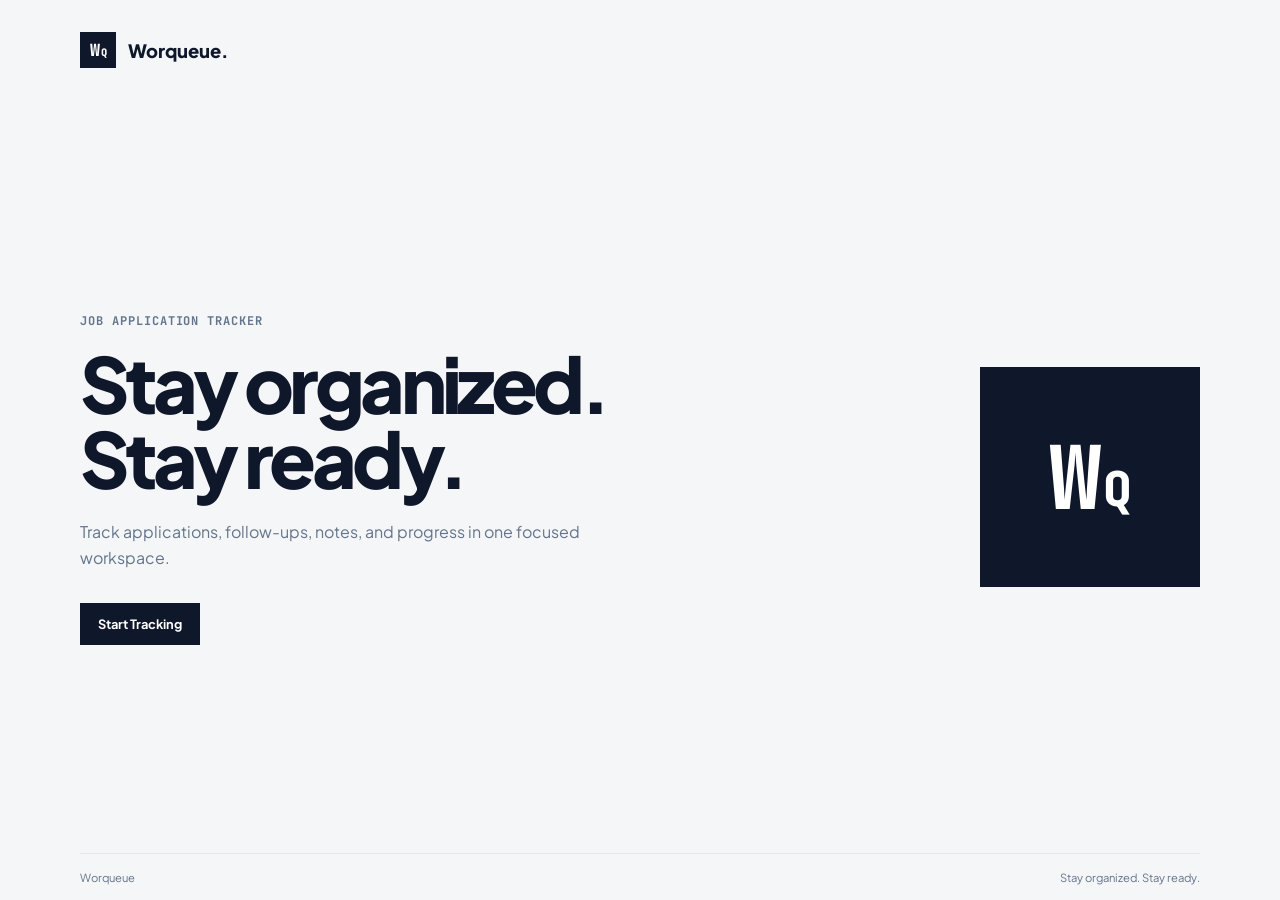
<file: index.html>
<!DOCTYPE html>
<html lang="en">
<head>
    <meta charset="UTF-8">
    <meta name="viewport" content="width=device-width, initial-scale=1.0">
    <meta name="description" content="Worqueue helps you stay organized and ready throughout your job search.">
    <title>Worqueue.</title>
    <link rel="icon" type="image/svg+xml" href="icons/worqueue.svg">
    <link rel="stylesheet" href="style.css">
    <link rel="preconnect" href="https://fonts.googleapis.com">
    <link rel="preconnect" href="https://fonts.gstatic.com" crossorigin>
    <link href="https://fonts.googleapis.com/css2?family=JetBrains+Mono:wght@400;500;700&family=Plus+Jakarta+Sans:wght@500;600;700;800&display=swap" rel="stylesheet">
</head>
<body class="landing-page">
    <main class="landing-main">
        <div class="landing-brand">
            <div class="logo-mark">
                <span class="logo-w">W</span><span class="logo-q">Q</span>
            </div>
            <span>Worqueue<span class="dot">.</span></span>
        </div>

        <section class="landing-hero">
            <div class="landing-copy">
                <span class="landing-eyebrow">Job application tracker</span>
                <h1>Stay organized.<br>Stay ready.</h1>
                <p>Track applications, follow-ups, notes, and progress in one focused workspace.</p>
                <a class="landing-cta" href="app.html">Start Tracking</a>
            </div>
            <div class="landing-mark" aria-hidden="true">
                <span class="logo-w">W</span><span class="logo-q">Q</span>
            </div>
        </section>

        <footer class="landing-footer">
            <span>Worqueue</span>
            <span>Stay organized. Stay ready.</span>
        </footer>
    </main>
</body>
</html>
</file>
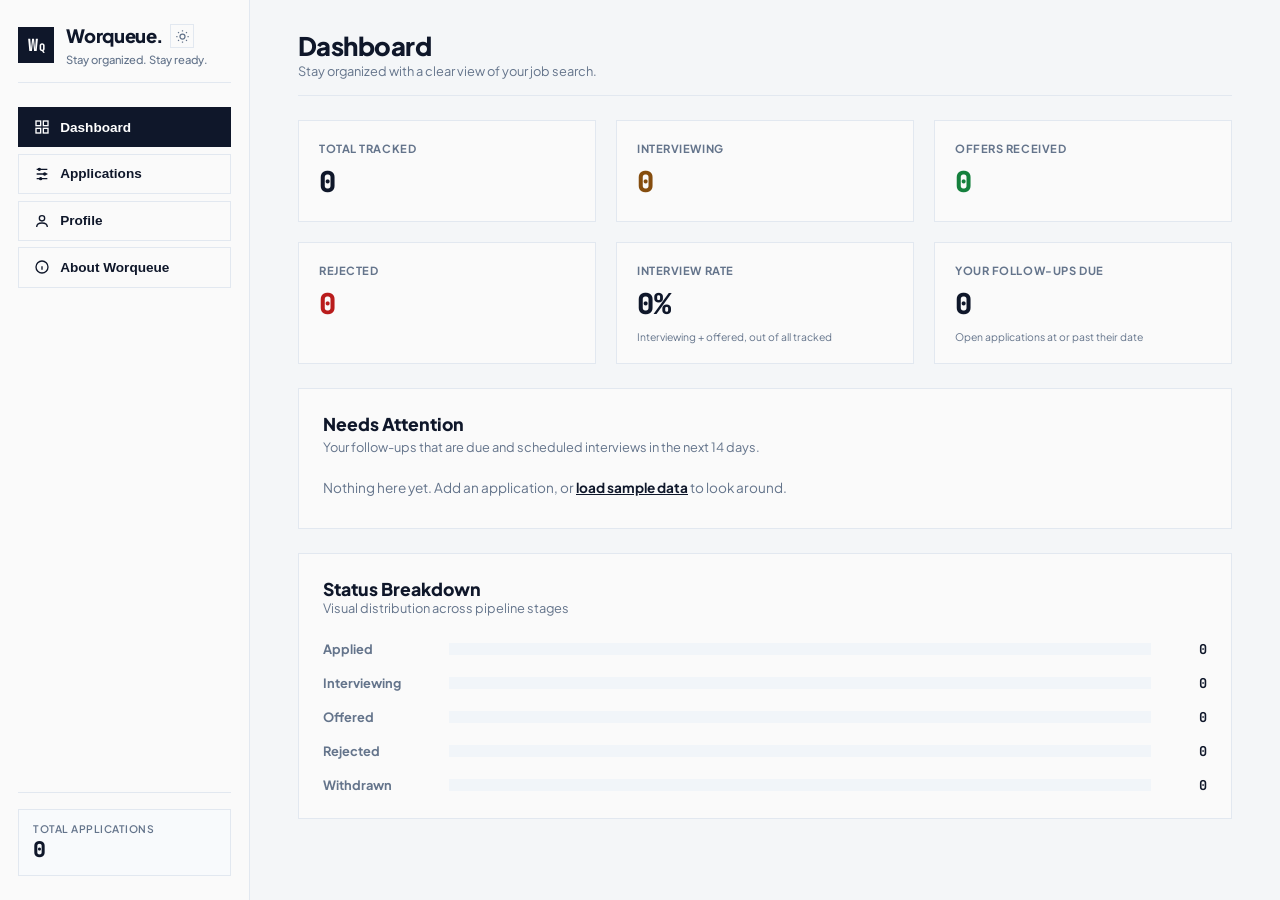
<file: app.html>
<!DOCTYPE html>
<html lang="en">
<head>
    <meta charset="UTF-8">
    <meta name="viewport" content="width=device-width, initial-scale=1.0">
    <title>Worqueue.</title>
    <link rel="icon" type="image/svg+xml" href="icons/worqueue.svg">
    <link rel="stylesheet" href="style.css">
    <link rel="preconnect" href="https://fonts.googleapis.com">
    <link rel="preconnect" href="https://fonts.gstatic.com" crossorigin>
    <link href="https://fonts.googleapis.com/css2?family=JetBrains+Mono:wght@400;500;700&family=Plus+Jakarta+Sans:wght@500;600;700;800&display=swap" rel="stylesheet">
</head>
<body>

    <div class="app-layout">
        <aside class="sidebar">
            <div class="brand">
                <div class="logo-mark">
                    <span class="logo-w">W</span><span class="logo-q">Q</span>
                </div>
                <div class="brand-text">
                    <div class="brand-title-row">
                        <h2>Worqueue<span class="dot">.</span></h2>
                        <button type="button" class="theme-toggle" id="theme-toggle" title="Toggle dark mode" aria-label="Toggle dark mode">
                            <svg class="theme-icon theme-icon-sun" width="15" height="15" viewBox="0 0 24 24" fill="none" stroke="currentColor" stroke-width="2"><circle cx="12" cy="12" r="4"/><path d="M12 2v2M12 20v2M4.93 4.93l1.41 1.41M17.66 17.66l1.41 1.41M2 12h2M20 12h2M4.93 19.07l1.41-1.41M17.66 6.34l1.41-1.41"/></svg>
                            <svg class="theme-icon theme-icon-moon" width="15" height="15" viewBox="0 0 24 24" fill="none" stroke="currentColor" stroke-width="2"><path d="M21 12.79A9 9 0 1 1 11.21 3 7 7 0 0 0 21 12.79z"/></svg>
                        </button>
                    </div>
                    <p>Stay organized. Stay ready.</p>
                </div>
            </div>

            <nav class="sidebar-nav">
                <button class="nav-item active" data-tab="dashboard" id="nav-dashboard">
                    <svg class="nav-icon" width="16" height="16" viewBox="0 0 24 24" fill="none" stroke="currentColor" stroke-width="2"><rect x="3" y="3" width="7" height="7"/><rect x="14" y="3" width="7" height="7"/><rect x="3" y="14" width="7" height="7"/><rect x="14" y="14" width="7" height="7"/></svg>
                    <span>Dashboard</span>
                </button>
                <button class="nav-item" data-tab="pipeline" id="nav-pipeline">
                    <svg class="nav-icon" width="16" height="16" viewBox="0 0 24 24" fill="none" stroke="currentColor" stroke-width="2"><path d="M4 5h16M4 12h16M4 19h16"/><circle cx="8" cy="5" r="1.5" fill="currentColor"/><circle cx="16" cy="12" r="1.5" fill="currentColor"/><circle cx="10" cy="19" r="1.5" fill="currentColor"/></svg>
                    <span>Applications</span>
                </button>
                <button class="nav-item" data-tab="profile" id="nav-profile">
                    <svg class="nav-icon" width="16" height="16" viewBox="0 0 24 24" fill="none" stroke="currentColor" stroke-width="2"><circle cx="12" cy="8" r="4"/><path d="M4 21c0-4 4-6 8-6s8 2 8 6"/></svg>
                    <span>Profile</span>
                </button>
                <button class="nav-item" data-tab="about" id="nav-about">
                    <svg class="nav-icon" width="16" height="16" viewBox="0 0 24 24" fill="none" stroke="currentColor" stroke-width="2"><circle cx="12" cy="12" r="9"/><path d="M12 11v5M12 8h.01"/></svg>
                    <span>About Worqueue</span>
                </button>
            </nav>

            <div class="sidebar-footer">
                <div class="stat-box">
                    <span class="stat-label">Total Applications</span>
                    <strong id="total-count" class="stat-value">0</strong>
                </div>
            </div>
        </aside>

        <main class="main-content">
            
            <section id="tab-dashboard" class="tab-content active">
                <header class="content-header">
                    <div>
                        <h1 class="page-title">Dashboard</h1>
                        <p class="page-sub">Stay organized with a clear view of your job search.</p>
                    </div>
                </header>

                <div class="dashboard-grid">
                    <div class="panel metric-card">
                        <span class="metric-label">Total Tracked</span>
                        <strong class="metric-value" id="dash-total">0</strong>
                    </div>
                    <div class="panel metric-card">
                        <span class="metric-label">Interviewing</span>
                        <strong class="metric-value text-interview" id="dash-interview">0</strong>
                    </div>
                    <div class="panel metric-card">
                        <span class="metric-label">Offers Received</span>
                        <strong class="metric-value text-offer" id="dash-offered">0</strong>
                    </div>
                    <div class="panel metric-card">
                        <span class="metric-label">Rejected</span>
                        <strong class="metric-value text-rejected" id="dash-rejected">0</strong>
                    </div>
                    <div class="panel metric-card">
                        <span class="metric-label">Interview Rate</span>
                        <strong class="metric-value" id="dash-rate">0%</strong>
                        <span class="metric-hint">Interviewing + offered, out of all tracked</span>
                    </div>
                    <div class="panel metric-card">
                        <span class="metric-label">Your Follow-ups Due</span>
                        <strong class="metric-value" id="dash-followups">0</strong>
                        <span class="metric-hint">Open applications at or past their date</span>
                    </div>
                </div>

                <div class="panel attention-panel">
                    <h2>Needs Attention</h2>
                    <p class="attention-sub">Your follow-ups that are due and scheduled interviews in the next 14 days.</p>
                    <ul class="attention-list" id="attention-list"></ul>
                </div>

                <div class="panel chart-panel">
                    <h2>Status Breakdown</h2>
                    <p class="chart-sub">Visual distribution across pipeline stages</p>
                    
                    <div class="bar-chart-container">
                        <div class="bar-row">
                            <span class="bar-label">Applied</span>
                            <div class="bar-track"><div class="bar-fill bg-applied" id="bar-applied" style="width: 0%;"></div></div>
                            <span class="bar-count" id="count-applied">0</span>
                        </div>
                        <div class="bar-row">
                            <span class="bar-label">Interviewing</span>
                            <div class="bar-track"><div class="bar-fill bg-interview" id="bar-interview" style="width: 0%;"></div></div>
                            <span class="bar-count" id="count-interview">0</span>
                        </div>
                        <div class="bar-row">
                            <span class="bar-label">Offered</span>
                            <div class="bar-track"><div class="bar-fill bg-offered" id="bar-offered" style="width: 0%;"></div></div>
                            <span class="bar-count" id="count-offered">0</span>
                        </div>
                        <div class="bar-row">
                            <span class="bar-label">Rejected</span>
                            <div class="bar-track"><div class="bar-fill bg-rejected" id="bar-rejected" style="width: 0%;"></div></div>
                            <span class="bar-count" id="count-rejected">0</span>
                        </div>
                        <div class="bar-row">
                            <span class="bar-label">Withdrawn</span>
                            <div class="bar-track"><div class="bar-fill bg-withdrawn" id="bar-withdrawn" style="width: 0%;"></div></div>
                            <span class="bar-count" id="count-withdrawn">0</span>
                        </div>
                    </div>
                </div>
            </section>

            <section id="tab-pipeline" class="tab-content">
                <header class="content-header">
                    <div>
                        <div class="page-title-row">
                            <h1 class="page-title">Application List</h1>
                            <button type="button" class="info-toggle" id="privacy-info-toggle" aria-label="Where is my data stored?" aria-expanded="false">
                                <svg width="13" height="13" viewBox="0 0 24 24" fill="none" stroke="currentColor" stroke-width="2.5"><circle cx="12" cy="12" r="9"/><path d="M12 11v5M12 8h.01"/></svg>
                            </button>
                            <div class="info-tooltip" id="privacy-info-tooltip" role="tooltip">
                                <strong>Where is my data stored?</strong>
                                <span>Your applications are saved in this browser and stay on this device.</span>
                            </div>
                        </div>
                        <p class="page-sub">Stay organized and ready for every next step.</p>
                    </div>
                    <div class="header-actions">
                        <input type="text" id="search-input" placeholder="Search applications..." class="search-box" autocomplete="off">
                        <span class="results-count" id="results-count">Showing 0 of 0</span>
                        <button class="btn-add-header" id="btn-open-add-modal">+ Add Application</button>
                    </div>
                </header>

                <div class="panel table-panel">
                    <div class="view-tabs" role="tablist" aria-label="Application views">
                        <button type="button" class="view-tab active" id="view-all" data-view="all">All Applications</button>
                        <button type="button" class="view-tab" id="view-bookmarked" data-view="bookmarked">Bookmarked</button>
                    </div>
                    <div class="table-container">
                        <table>
                            <thead>
                                <tr>
                                    <th class="col-num sortable-header" id="header-number-sort" title="Sort by entry number">#<span id="number-sort-icon">↑</span></th>
                                    <th class="col-company">Company</th>
                                    <th class="col-role">Role</th>
                                    <th class="col-salary">Salary</th>
                                    <th class="col-date sortable-header" id="header-date-sort">
                                        Applied <span id="date-sort-icon">↓</span>
                                    </th>
                                    <th class="col-follow-up sortable-header" id="header-follow-up-sort">
                                        Follow-up <span id="follow-up-sort-icon">↓</span>
                                    </th>
                                    <th class="col-interview sortable-header" id="header-interview-sort">
                                        Interview <span id="interview-sort-icon">↓</span>
                                    </th>
                                    <th class="col-status header-status-dropdown-container" id="status-header-toggle">
                                        <span id="status-header-label">Status</span> <span id="status-sort-icon">↓</span>
                                        <div class="status-dropdown-menu" id="status-dropdown-menu">
                                            <div class="status-dropdown-item active" data-status="ALL">All Statuses</div>
                                            <div class="status-dropdown-item" data-status="Applied">Applied</div>
                                            <div class="status-dropdown-item" data-status="Interviewing">Interviewing</div>
                                            <div class="status-dropdown-item" data-status="Offered">Offered</div>
                                            <div class="status-dropdown-item" data-status="Rejected">Rejected</div>
                                            <div class="status-dropdown-item" data-status="Withdrawn">Withdrawn</div>
                                        </div>
                                    </th>
                                    <th class="align-right col-action">Action</th>
                                </tr>
                            </thead>
                            <tbody id="job-list-body">
                            </tbody>
                        </table>
                    </div>
                    <label class="mobile-sort" for="mobile-sort">
                        <span>Sort by</span>
                        <select id="mobile-sort">
                            <option value="number-asc">Entry # (oldest first)</option>
                            <option value="number-desc">Entry # (newest first)</option>
                            <option value="applied-desc">Applied (newest first)</option>
                            <option value="applied-asc">Applied (oldest first)</option>
                            <option value="followUp-asc">Follow-up (soonest first)</option>
                            <option value="followUp-desc">Follow-up (latest first)</option>
                            <option value="interview-asc">Interview (soonest first)</option>
                            <option value="interview-desc">Interview (latest first)</option>
                        </select>
                    </label>
                    <div id="mobile-card-container" class="mobile-card-list">
                    </div>
                </div>
            </section>

            <section id="tab-profile" class="tab-content">
                <header class="content-header">
                    <div>
                        <h1 class="page-title">Profile</h1>
                        <p class="page-sub">Keep your details, photo and resume ready to copy when you apply.</p>
                    </div>
                    <div class="header-actions">
                        <span class="results-count" id="profile-status" role="status"></span>
                        <button type="button" class="btn-add-header" id="btn-copy-all">Copy all details</button>
                    </div>
                </header>

                <div class="profile-grid">
                    <div class="panel profile-card">
                        <div class="profile-photo">
                            <img id="profile-photo" alt="" hidden>
                            <span class="profile-initials" id="profile-initials" aria-hidden="true">?</span>
                        </div>
                        <div class="profile-actions">
                            <button type="button" class="btn-submit" id="btn-photo-upload">Upload photo</button>
                            <button type="button" class="btn-cancel" id="btn-photo-copy">Copy image</button>
                            <button type="button" class="btn-cancel" id="btn-photo-download">Download</button>
                            <button type="button" class="btn-cancel" id="btn-photo-remove">Remove</button>
                            <input type="file" id="photo-file" accept="image/*" hidden>
                        </div>
                        <p class="profile-hint">Photos are cropped to a square and kept only in this browser.</p>
                    </div>

                    <div class="panel profile-card">
                        <h2>Details</h2>
                        <div class="profile-fields">
                            <div class="copy-field wide">
                                <label for="profile-name">Full name</label>
                                <div class="copy-row">
                                    <input type="text" id="profile-name" data-profile="name" autocomplete="name">
                                    <button type="button" class="icon-btn copy-btn" data-copy="profile-name" data-label="Full name" aria-label="Copy Full name" title="Copy Full name"><svg width="14" height="14" viewBox="0 0 24 24" fill="none" stroke="currentColor" stroke-width="2"><rect x="9" y="9" width="13" height="13"/><path d="M5 15H4a1 1 0 0 1-1-1V4a1 1 0 0 1 1-1h10a1 1 0 0 1 1 1v1"/></svg></button>
                                </div>
                            </div>
                            <div class="copy-field wide">
                                <label for="profile-headline">Headline</label>
                                <div class="copy-row">
                                    <input type="text" id="profile-headline" data-profile="headline" autocomplete="off" placeholder="">
                                    <button type="button" class="icon-btn copy-btn" data-copy="profile-headline" data-label="Headline" aria-label="Copy Headline" title="Copy Headline"><svg width="14" height="14" viewBox="0 0 24 24" fill="none" stroke="currentColor" stroke-width="2"><rect x="9" y="9" width="13" height="13"/><path d="M5 15H4a1 1 0 0 1-1-1V4a1 1 0 0 1 1-1h10a1 1 0 0 1 1 1v1"/></svg></button>
                                </div>
                            </div>
                            <div class="copy-field">
                                <label for="profile-email">Email</label>
                                <div class="copy-row">
                                    <input type="email" id="profile-email" data-profile="email" autocomplete="email">
                                    <button type="button" class="icon-btn copy-btn" data-copy="profile-email" data-label="Email" aria-label="Copy Email" title="Copy Email"><svg width="14" height="14" viewBox="0 0 24 24" fill="none" stroke="currentColor" stroke-width="2"><rect x="9" y="9" width="13" height="13"/><path d="M5 15H4a1 1 0 0 1-1-1V4a1 1 0 0 1 1-1h10a1 1 0 0 1 1 1v1"/></svg></button>
                                </div>
                            </div>
                            <div class="copy-field">
                                <label for="profile-phone">Phone</label>
                                <div class="copy-row">
                                    <input type="tel" id="profile-phone" data-profile="phone" autocomplete="tel">
                                    <button type="button" class="icon-btn copy-btn" data-copy="profile-phone" data-label="Phone" aria-label="Copy Phone" title="Copy Phone"><svg width="14" height="14" viewBox="0 0 24 24" fill="none" stroke="currentColor" stroke-width="2"><rect x="9" y="9" width="13" height="13"/><path d="M5 15H4a1 1 0 0 1-1-1V4a1 1 0 0 1 1-1h10a1 1 0 0 1 1 1v1"/></svg></button>
                                </div>
                            </div>
                            <div class="copy-field wide">
                                <label for="profile-location">Location</label>
                                <div class="copy-row">
                                    <input type="text" id="profile-location" data-profile="location" autocomplete="address-level2">
                                    <button type="button" class="icon-btn copy-btn" data-copy="profile-location" data-label="Location" aria-label="Copy Location" title="Copy Location"><svg width="14" height="14" viewBox="0 0 24 24" fill="none" stroke="currentColor" stroke-width="2"><rect x="9" y="9" width="13" height="13"/><path d="M5 15H4a1 1 0 0 1-1-1V4a1 1 0 0 1 1-1h10a1 1 0 0 1 1 1v1"/></svg></button>
                                </div>
                            </div>
                            <div class="copy-field">
                                <label for="profile-linkedin">LinkedIn</label>
                                <div class="copy-row">
                                    <input type="text" id="profile-linkedin" data-profile="linkedin" autocomplete="off" placeholder="linkedin.com/in/...">
                                    <button type="button" class="icon-btn copy-btn" data-copy="profile-linkedin" data-label="LinkedIn" aria-label="Copy LinkedIn" title="Copy LinkedIn"><svg width="14" height="14" viewBox="0 0 24 24" fill="none" stroke="currentColor" stroke-width="2"><rect x="9" y="9" width="13" height="13"/><path d="M5 15H4a1 1 0 0 1-1-1V4a1 1 0 0 1 1-1h10a1 1 0 0 1 1 1v1"/></svg></button>
                                </div>
                            </div>
                            <div class="copy-field">
                                <label for="profile-github">GitHub</label>
                                <div class="copy-row">
                                    <input type="text" id="profile-github" data-profile="github" autocomplete="off" placeholder="github.com/...">
                                    <button type="button" class="icon-btn copy-btn" data-copy="profile-github" data-label="GitHub" aria-label="Copy GitHub" title="Copy GitHub"><svg width="14" height="14" viewBox="0 0 24 24" fill="none" stroke="currentColor" stroke-width="2"><rect x="9" y="9" width="13" height="13"/><path d="M5 15H4a1 1 0 0 1-1-1V4a1 1 0 0 1 1-1h10a1 1 0 0 1 1 1v1"/></svg></button>
                                </div>
                            </div>
                            <div class="copy-field wide">
                                <label for="profile-portfolio">Portfolio</label>
                                <div class="copy-row">
                                    <input type="text" id="profile-portfolio" data-profile="portfolio" autocomplete="off" placeholder="https://">
                                    <button type="button" class="icon-btn copy-btn" data-copy="profile-portfolio" data-label="Portfolio" aria-label="Copy Portfolio" title="Copy Portfolio"><svg width="14" height="14" viewBox="0 0 24 24" fill="none" stroke="currentColor" stroke-width="2"><rect x="9" y="9" width="13" height="13"/><path d="M5 15H4a1 1 0 0 1-1-1V4a1 1 0 0 1 1-1h10a1 1 0 0 1 1 1v1"/></svg></button>
                                </div>
                            </div>
                        </div>

                        <h2 class="profile-subtitle">Other links</h2>
                        <div id="custom-links"></div>
                        <button type="button" class="btn-cancel" id="btn-add-link">+ Add link</button>

                        <h2 class="profile-subtitle">Resume</h2>
                        <div class="resume-box" id="resume-box">Checking saved resume...</div>
                        <div class="profile-actions">
                            <button type="button" class="btn-submit" id="btn-resume-upload">Upload resume</button>
                            <button type="button" class="btn-cancel" id="btn-resume-open">Open</button>
                            <button type="button" class="btn-cancel" id="btn-resume-download">Download</button>
                            <button type="button" class="btn-cancel" id="btn-resume-remove">Remove</button>
                            <input type="file" id="resume-file" accept=".pdf,.doc,.docx,application/pdf,application/msword,application/vnd.openxmlformats-officedocument.wordprocessingml.document" hidden>
                        </div>
                        <p class="profile-hint">PDF, DOC or DOCX up to 5 MB. Your resume stays in this browser and is not included in backups, so keep your original file too.</p>
                        <p class="backup-status" id="resume-status" role="status"></p>
                    </div>
                </div>
            </section>

            <section id="tab-about" class="tab-content">
                <header class="content-header">
                    <div>
                        <h1 class="page-title">About Worqueue</h1>
                        <p class="page-sub">Stay organized. Stay ready.</p>
                    </div>
                </header>

                <div class="about-grid">
                    <div class="panel about-card about-card-wide">
                        <div class="about-logo-mark">
                            <span class="logo-w">W</span><span class="logo-q">Q</span>
                        </div>
                        <div>
                            <h2>What is Worqueue?</h2>
                            <p>Worqueue is a job application tracker that helps you keep all your applications in one place. Add companies, roles, salaries, dates, links, notes, and current status so you can see your job search clearly and stay organized.</p>
                            <p class="about-credit">Website by <a class="about-portfolio-link" href="https://samalapit.github.io/portfolio/" target="_blank" rel="noopener noreferrer">sabm.</a></p>
                        </div>
                    </div>
                    <div class="panel about-card">
                        <svg class="about-icon" width="24" height="24" viewBox="0 0 24 24" fill="none" stroke="currentColor" stroke-width="2"><path d="M12 3 5 6v5c0 4.5 2.9 8.5 7 10 4.1-1.5 7-5.5 7-10V6l-7-3Z"/><path d="m9 12 2 2 4-4"/></svg>
                        <h2>Private and local</h2>
                        <p>Worqueue works in your browser without an account or login. Your applications, profile and resume are saved on this device and are not sent to a server.</p>
                    </div>
                    <div class="panel about-card">
                        <svg class="about-icon" width="24" height="24" viewBox="0 0 24 24" fill="none" stroke="currentColor" stroke-width="2"><path d="M12 3v12M7 10l5 5 5-5"/><path d="M5 21h14"/></svg>
                        <h2>Back up your data</h2>
                        <p>Browser data can be cleared, so export a backup before changing devices or clearing your browser. Import that backup later to restore your applications and profile details. Resume files are not included.</p>
                        <div class="backup-actions">
                            <button type="button" class="btn-submit" id="btn-export-data">Export backup</button>
                            <button type="button" class="btn-cancel" id="btn-import-data">Import backup</button>
                            <button type="button" class="btn-cancel" id="btn-export-csv">Export CSV</button>
                            <input type="file" id="import-file" accept=".json,application/json" hidden>
                        </div>
                        <p class="backup-status" id="backup-status" role="status"></p>
                    </div>
                    <div class="panel about-card">
                        <svg class="about-icon" width="24" height="24" viewBox="0 0 24 24" fill="none" stroke="currentColor" stroke-width="2"><path d="M4 7c0-1.7 3.6-3 8-3s8 1.3 8 3-3.6 3-8 3-8-1.3-8-3Z"/><path d="M4 7v5c0 1.7 3.6 3 8 3s8-1.3 8-3V7"/><path d="M4 12v5c0 1.7 3.6 3 8 3s8-1.3 8-3v-5"/></svg>
                        <h2>Try it with sample data</h2>
                        <p>Load a few made-up applications to see how the dashboard, follow-ups and filters work. Sample entries can be removed in one click and never touch your own records.</p>
                        <div class="backup-actions">
                            <button type="button" class="btn-submit" id="btn-load-sample">Load sample data</button>
                            <button type="button" class="btn-cancel" id="btn-remove-sample">Remove sample data</button>
                        </div>
                        <p class="backup-status" id="sample-status" role="status"></p>
                    </div>
                </div>
            </section>

        </main>
    </div>

    <div class="modal-overlay" id="form-modal-overlay">
        <div class="panel form-panel modal-content" role="dialog" aria-modal="true" aria-labelledby="form-title">
            <div class="modal-header">
                <div>
                    <h2 class="modal-title" id="form-title">Add Application</h2>
                </div>
                <button type="button" class="btn-close-modal" id="btn-close-form-modal">&times;</button>
            </div>

            <form id="job-form">
                <input type="hidden" id="edit-id">

                <div class="field-group">
                    <label for="company">Company Name</label>
                    <input type="text" id="company" required autocomplete="off">
                </div>

                <div class="field-group">
                    <label for="position">Job Role</label>
                    <input type="text" id="position" required autocomplete="off">
                </div>

                <div class="field-group">
                    <label for="salary">Salary</label>
                    <div class="salary-input-group">
                        <select id="currency-select" class="currency-select">
                            <option value="PHP">₱ (PHP)</option>
                            <option value="USD">$ (USD)</option>
                        </select>
                        <input type="text" id="salary" autocomplete="off">
                        <select id="salary-rate" class="rate-select">
                            <option value="Month">/ Month</option>
                            <option value="Hour">/ Hour</option>
                        </select>
                    </div>
                </div>

                <div class="field-group">
                    <label for="status">Current Status</label>
                    <select id="status">
                        <option value="Applied">Applied</option>
                        <option value="Interviewing">Interviewing</option>
                        <option value="Offered">Offered</option>
                        <option value="Rejected">Rejected</option>
                        <option value="Withdrawn">Withdrawn</option>
                    </select>
                </div>

                <div class="field-group">
                    <label for="applied-date">Applied Date</label>
                    <input type="date" id="applied-date" required>
                </div>

                <div class="field-group">
                    <label for="job-link">Job Posting Link</label>
                    <input type="url" id="job-link" autocomplete="off">
                </div>

                <div class="field-group">
                    <label for="follow-up-date">Your Follow-up Date</label>
                    <input type="date" id="follow-up-date">
                    <select id="follow-up-state" class="date-state-select" aria-label="Follow-up status">
                        <option value="pending">Pending</option>
                        <option value="done">Done</option>
                        <option value="cancelled">Cancelled</option>
                    </select>
                </div>

                <div class="field-group">
                    <label for="interview-date">Scheduled Interview Date</label>
                    <input type="date" id="interview-date">
                    <select id="interview-state" class="date-state-select" aria-label="Interview status">
                        <option value="pending">Pending</option>
                        <option value="done">Done</option>
                        <option value="cancelled">Cancelled</option>
                    </select>
                </div>

                <div class="field-group">
                    <label for="notes">Notes / Details</label>
                    <textarea id="notes" rows="2"></textarea>
                </div>

                <div class="form-actions">
                    <button type="submit" class="btn-submit" id="btn-submit-text">Save Application</button>
                    <button type="button" class="btn-cancel" id="btn-cancel-modal">Cancel</button>
                </div>
            </form>
        </div>
    </div>

    <div class="modal-overlay" id="application-details-modal-overlay">
        <div class="panel modal-content application-details-modal" role="dialog" aria-modal="true" aria-labelledby="application-details-title">
            <div class="modal-header">
                <div>
                    <h2 class="modal-title" id="application-details-title">Application Details</h2>
                    <p class="modal-sub" id="application-details-subtitle"></p>
                </div>
                <button type="button" class="btn-close-modal" id="btn-close-application-details" aria-label="Close application details">&times;</button>
            </div>
            <div id="application-details-content"></div>
        </div>
    </div>

    <div class="modal-overlay" id="delete-modal-overlay">
        <div class="panel modal-content delete-modal-box" role="alertdialog" aria-modal="true" aria-labelledby="delete-modal-title">
            <h3 class="delete-modal-title" id="delete-modal-title">Delete Application?</h3>
            <p class="delete-modal-sub">Are you sure you want to remove this application record from your tracker?</p>
            <div class="form-actions" style="margin-top: 1.25rem;">
                <button type="button" class="btn-delete-confirm" id="btn-confirm-delete">Delete</button>
                <button type="button" class="btn-cancel" id="btn-cancel-delete">Cancel</button>
            </div>
        </div>
    </div>

    <div class="toast" id="toast" role="status" aria-live="polite">
        <span id="toast-message"></span>
        <button type="button" class="toast-action" id="toast-action" hidden>Undo</button>
    </div>

    <script src="script.js"></script>
</body>
</html>
</file>
<file: style.css>
:root {
    --bg-sidebar: #fafafa;
    --bg-main: #f4f6f8;
    --surface: #fafafa;
    --border-color: #e2e8f0;
    --border-dark: #0f172a;
    --text-main: #0f172a;
    --text-muted: #64748b;
    --subtle-surface: #f8fafc;
    --table-header: #f8fafc;
    --table-line: #f1f5f9;
    --button-bg: #0f172a;
    --button-text: #ffffff;
    --logo-bg: #0f172a;
    --logo-text: #ffffff;
    
    --status-applied-bg: #eff6ff;
    --status-applied-border: #bfdbfe;
    --status-applied-text: #1d4ed8;

    --status-interview-bg: #fefce8;
    --status-interview-border: #fde68a;
    --status-interview-text: #854d0e;

    --status-offered-bg: #f0fdf4;
    --status-offered-border: #bbf7d0;
    --status-offered-text: #15803d;

    --status-rejected-bg: #fef2f2;
    --status-rejected-border: #fecaca;
    --status-rejected-text: #b91c1c;

    --status-withdrawn-bg: #f8fafc;
    --status-withdrawn-border: #cbd5e1;
    --status-withdrawn-text: #475569;

    --font-mono: 'JetBrains Mono', monospace;
    --font-sans: 'Plus Jakarta Sans', sans-serif;
}

.landing-page {
    background: var(--bg-main);
}

.landing-main {
    width: min(1120px, calc(100% - 3rem));
    min-height: 100vh;
    margin: 0 auto;
    display: flex;
    flex-direction: column;
}

.landing-brand {
    display: flex;
    align-items: center;
    gap: 0.75rem;
    padding: 2rem 0;
    color: var(--text-main);
    font-size: 1.15rem;
    font-weight: 800;
}

.landing-brand .logo-mark {
    flex-shrink: 0;
}

.landing-hero {
    flex: 1;
    display: flex;
    align-items: center;
    justify-content: space-between;
    gap: 3rem;
    padding: 4rem 0;
}

.landing-copy {
    max-width: 600px;
}

.landing-eyebrow {
    color: var(--text-muted);
    font-family: var(--font-mono);
    font-size: 0.75rem;
    font-weight: 700;
    letter-spacing: 0.08em;
    text-transform: uppercase;
}

.landing-copy h1 {
    max-width: 620px;
    margin-top: 1rem;
    font-size: clamp(2.5rem, 6vw, 5rem);
    font-weight: 800;
    letter-spacing: -0.06em;
    line-height: 0.98;
}

.landing-copy p {
    max-width: 500px;
    margin: 1.5rem 0 2rem;
    color: var(--text-muted);
    font-size: 1rem;
    line-height: 1.6;
}

.landing-cta {
    display: inline-flex;
    padding: 0.7rem 1rem;
    background: var(--button-bg);
    border: 2px solid var(--button-bg);
    color: var(--button-text);
    font-size: 0.8rem;
    font-weight: 700;
    text-decoration: none;
    transition: background-color 0.2s ease, color 0.2s ease;
}

.landing-cta:hover {
    background: var(--surface);
    color: var(--text-main);
}

.landing-mark {
    width: 220px;
    height: 220px;
    flex-shrink: 0;
    display: flex;
    align-items: center;
    justify-content: center;
    background: var(--logo-bg);
    color: var(--logo-text);
    font-family: var(--font-mono);
}

.landing-mark .logo-w {
    font-size: 5.5rem;
}

.landing-mark .logo-q {
    font-size: 3rem;
    margin-top: 1.5rem;
}

.landing-footer {
    display: flex;
    justify-content: space-between;
    gap: 1rem;
    padding: 1rem 0;
    border-top: 1px solid var(--border-color);
    color: var(--text-muted);
    font-size: 0.7rem;
}

@media (max-width: 768px) {
    .landing-main {
        width: min(100% - 2rem, 600px);
    }

    .landing-hero {
        flex-direction: column;
        align-items: flex-start;
        justify-content: center;
        padding: 3rem 0;
    }

    .landing-mark {
        width: 120px;
        height: 120px;
        order: -1;
    }

    .landing-mark .logo-w {
        font-size: 3rem;
    }

    .landing-mark .logo-q {
        font-size: 1.6rem;
        margin-top: 0.8rem;
    }

    .landing-footer {
        flex-direction: column;
    }
}

body[data-theme="dark"] {
    --bg-sidebar: #111827;
    --bg-main: #0b1120;
    --surface: #111827;
    --border-color: #263244;
    --border-dark: #f8fafc;
    --text-main: #f8fafc;
    --text-muted: #94a3b8;
    --subtle-surface: #172033;
    --table-header: #172033;
    --table-line: #263244;
    --button-bg: #e2e8f0;
    --button-text: #0b1120;
    --logo-bg: #e2e8f0;
    --logo-text: #0b1120;
    --status-applied-bg: #172554;
    --status-applied-border: #1d4ed8;
    --status-applied-text: #bfdbfe;
    --status-interview-bg: #422006;
    --status-interview-border: #a16207;
    --status-interview-text: #fde68a;
    --status-offered-bg: #052e16;
    --status-offered-border: #15803d;
    --status-offered-text: #bbf7d0;
    --status-rejected-bg: #450a0a;
    --status-rejected-border: #b91c1c;
    --status-rejected-text: #fecaca;
    --status-withdrawn-bg: #1e293b;
    --status-withdrawn-border: #475569;
    --status-withdrawn-text: #cbd5e1;
}

* {
    box-sizing: border-box;
    margin: 0;
    padding: 0;
    border-radius: 0 !important;
}

body {
    background-color: var(--bg-main);
    color: var(--text-main);
    font-family: var(--font-sans);
    min-height: 100vh;
    overflow-x: hidden;
}

.app-layout {
    display: flex;
    min-height: 100vh;
}

.sidebar {
    width: 250px;
    background-color: var(--bg-sidebar);
    border-right: 1px solid var(--border-color);
    display: flex;
    flex-direction: column;
    padding: 1.5rem 1.15rem;
    position: fixed;
    height: 100vh;
    z-index: 10;
}

.brand {
    display: flex;
    align-items: center;
    gap: 0.75rem;
    padding-bottom: 1rem;
    border-bottom: 1px solid var(--border-color);
    margin-bottom: 1.5rem;
}

.logo-mark {
    background: var(--logo-bg);
    color: var(--logo-text);
    width: 36px;
    height: 36px;
    display: flex;
    align-items: center;
    justify-content: center;
    font-family: var(--font-mono);
}

.logo-w {
    font-size: 1.05rem;
    font-weight: 800;
    line-height: 1;
}

.logo-q {
    font-size: 0.65rem;
    font-weight: 800;
    line-height: 1;
    margin-top: 5px;
    margin-left: 1px;
}

.brand-text h2 {
    font-size: 1.15rem;
    font-weight: 800;
    letter-spacing: -0.02em;
    line-height: 1;
}

.brand-title-row {
    display: flex;
    align-items: center;
    gap: 0.4rem;
}

.theme-toggle {
    display: flex;
    align-items: center;
    justify-content: center;
    width: 24px;
    height: 24px;
    border: 1px solid var(--border-color);
    background: transparent;
    color: var(--text-muted);
    cursor: pointer;
}

.theme-toggle:hover {
    color: var(--text-main);
    border-color: var(--text-main);
}

.theme-icon-moon,
body[data-theme="dark"] .theme-icon-sun {
    display: none;
}

body[data-theme="dark"] .theme-icon-moon {
    display: block;
}

.brand-text p {
    font-size: 0.7rem;
    color: var(--text-muted);
    font-weight: 500;
    margin-top: 4px;
}

.sidebar-nav {
    display: flex;
    flex-direction: column;
    gap: 0.4rem;
    flex: 1;
}

.nav-item {
    display: flex;
    align-items: center;
    padding: 0.7rem 0.9rem;
    border: 1px solid var(--border-color);
    background: var(--bg-sidebar);
    color: var(--text-main);
    font-size: 0.85rem;
    font-weight: 600;
    cursor: pointer;
    transition: all 0.15s ease;
    text-align: left;
    gap: 0.65rem;
}

.nav-item:hover {
    background-color: var(--subtle-surface);
    border-color: var(--text-main);
}

.nav-item.active {
    background-color: var(--button-bg);
    color: var(--button-text);
    border-color: var(--button-bg);
}

.sidebar-footer {
    border-top: 1px solid var(--border-color);
    padding-top: 1rem;
}

.stat-box {
    background: var(--subtle-surface);
    padding: 0.75rem 0.85rem;
    border: 1px solid var(--border-color);
}

.stat-label {
    display: block;
    font-size: 0.65rem;
    color: var(--text-muted);
    font-weight: 600;
    text-transform: uppercase;
    letter-spacing: 0.05em;
}

.stat-value {
    font-size: 1.35rem;
    font-weight: 800;
    color: var(--text-main);
    font-family: var(--font-mono);
}

.main-content {
    margin-left: 250px;
    flex: 1;
    padding: 2rem 3rem;
    max-width: 1250px;
    min-width: 0;
    overflow-x: hidden;
}

.content-header {
    display: flex;
    justify-content: space-between;
    align-items: flex-end;
    margin-bottom: 1.5rem;
    border-bottom: 1px solid var(--border-color);
    padding-bottom: 1rem;
}

.header-actions {
    display: flex;
    gap: 0.75rem;
    align-items: center;
}

.results-count {
    color: var(--text-muted);
    font-family: var(--font-mono);
    font-size: 0.7rem;
    white-space: nowrap;
}

.page-title {
    font-size: 1.6rem;
    font-weight: 800;
    letter-spacing: -0.02em;
    line-height: 1.1;
}

.page-title-row {
    display: flex;
    align-items: center;
    gap: 0.5rem;
    position: relative;
}

.info-toggle {
    width: 18px;
    height: 18px;
    border: 1px solid var(--border-color);
    background: var(--surface);
    color: var(--text-muted);
    display: inline-flex;
    align-items: center;
    justify-content: center;
    cursor: pointer;
}

.info-toggle:hover {
    color: var(--text-main);
    border-color: var(--text-main);
}

.info-tooltip {
    display: none;
    position: absolute;
    top: calc(100% + 0.6rem);
    left: 0;
    width: 280px;
    padding: 0.85rem 1rem;
    background: var(--surface);
    border: 1px solid var(--border-color);
    box-shadow: 0 10px 25px -5px rgba(0, 0, 0, 0.15);
    color: var(--text-main);
    font-size: 0.75rem;
    line-height: 1.45;
    z-index: 20;
}

.info-tooltip.active {
    display: flex;
    flex-direction: column;
    gap: 0.35rem;
}

.privacy-badge {
    display: flex;
    align-items: center;
    gap: 0.5rem;
    margin: -0.5rem 0 1rem;
    color: var(--text-muted);
    font-size: 0.7rem;
}

.privacy-badge-icon {
    flex-shrink: 0;
}

.page-sub {
    font-size: 0.8rem;
    color: var(--text-muted);
    margin-top: 0.2rem;
}

.search-box {
    width: 220px;
    padding: 0.65rem 0.85rem;
    border: 1px solid var(--border-color);
    font-family: var(--font-sans);
    font-size: 0.85rem;
    background: var(--surface);
    outline: none;
}

.search-box:focus {
    border-color: var(--text-main);
}

.btn-add-header {
    padding: 0.65rem 1.1rem;
    background-color: var(--button-bg);
    color: var(--button-text);
    border: 1px solid var(--button-bg);
    font-family: var(--font-sans);
    font-size: 0.85rem;
    font-weight: 700;
    cursor: pointer;
    transition: background-color 0.15s ease;
    white-space: nowrap;
}

.btn-add-header:hover {
    background-color: var(--text-main);
}

.dashboard-grid {
    display: grid;
    grid-template-columns: repeat(4, 1fr);
    gap: 1.25rem;
    margin-bottom: 1.5rem;
}

.metric-card {
    padding: 1.25rem;
    border: 1px solid var(--border-color);
    background: var(--surface);
}

.metric-label {
    display: block;
    font-size: 0.7rem;
    text-transform: uppercase;
    font-weight: 700;
    color: var(--text-muted);
    letter-spacing: 0.05em;
    margin-bottom: 0.5rem;
}

.metric-value {
    font-size: 1.8rem;
    font-weight: 800;
    font-family: var(--font-mono);
}

.text-interview { color: var(--status-interview-text); }
.text-offer { color: var(--status-offered-text); }
.text-rejected { color: var(--status-rejected-text); }

.chart-panel {
    padding: 1.5rem;
    border: 1px solid var(--border-color);
    background: var(--surface);
}

.chart-panel h2 {
    font-size: 1.1rem;
    font-weight: 800;
}

.chart-sub {
    font-size: 0.8rem;
    color: var(--text-muted);
    margin-bottom: 1.5rem;
}

.bar-chart-container {
    display: flex;
    flex-direction: column;
    gap: 1rem;
}

.bar-row {
    display: grid;
    grid-template-columns: 110px 1fr 40px;
    align-items: center;
    gap: 1rem;
}

.bar-label {
    font-size: 0.8rem;
    font-weight: 700;
    color: var(--text-muted);
}

.bar-track {
    background: var(--table-line);
    height: 12px;
    width: 100%;
    overflow: hidden;
}

.bar-fill {
    height: 100%;
    transition: width 0.4s ease;
}

.bg-applied { background-color: var(--status-applied-text); }
.bg-interview { background-color: var(--status-interview-text); }
.bg-offered { background-color: var(--status-offered-text); }
.bg-rejected { background-color: var(--status-rejected-text); }
.bg-withdrawn { background-color: var(--status-withdrawn-text); }

.bar-count {
    font-family: var(--font-mono);
    font-size: 0.85rem;
    font-weight: 700;
    text-align: right;
}

.modal-overlay {
    display: none;
    position: fixed;
    top: 0;
    left: 0;
    width: 100vw;
    height: 100vh;
    background-color: rgba(15, 23, 42, 0.4);
    z-index: 100;
    align-items: center;
    justify-content: center;
    padding: 1rem;
}

.modal-overlay.active {
    display: flex;
}

.modal-content {
    background: var(--surface);
    width: 100%;
    max-width: 480px;
    padding: 1.75rem;
    border: 1px solid var(--border-color);
    box-shadow: 0 10px 25px -5px rgba(0, 0, 0, 0.1);
}

.application-details-modal {
    max-width: 620px;
    max-height: calc(100vh - 2rem);
    overflow-y: auto;
    padding: 0;
}

.application-details-modal .modal-header {
    margin-bottom: 0;
    padding: 1.35rem 1.5rem 1.15rem;
    background: var(--subtle-surface);
}

.application-details-modal .modal-title {
    font-size: 1.25rem;
    line-height: 1.25;
}

.application-details-modal .modal-sub {
    margin-top: 0.35rem;
    font-size: 0.8rem;
    line-height: 1.35;
}

.application-details-modal #application-details-content {
    padding: 1.25rem 1.5rem 1.5rem;
    font-size: 0.85rem;
    line-height: 1.45;
}

.application-details-modal .status-pill {
    font-size: 0.75rem;
    line-height: 1.2;
}

.application-details-modal .status-select {
    font-size: 0.75rem;
    line-height: 1.2;
}

.application-details-top {
    display: flex;
    align-items: center;
    justify-content: space-between;
    gap: 1.25rem;
    margin-bottom: 1.25rem;
    padding-bottom: 1.25rem;
    border-bottom: 1px solid var(--border-color);
}

.application-details-actions {
    display: flex;
    gap: 0.5rem;
    align-items: center;
}

.application-details-actions .icon-btn {
    width: 34px;
    height: 34px;
    padding: 0;
}

.application-details-actions .icon-btn-delete {
    color: var(--status-rejected-text);
}

.application-details-actions .icon-btn-delete:hover {
    color: #dc2626;
}

.application-details-top > div:first-child {
    display: flex;
    align-items: center;
    gap: 0.75rem;
}

.application-details-top > div:first-child .application-detail-label {
    margin: 0;
}

.application-detail-label {
    display: block;
    margin-bottom: 0.4rem;
    color: var(--text-muted);
    font-size: 0.68rem;
    font-weight: 700;
    letter-spacing: 0.05em;
    line-height: 1.2;
    text-transform: uppercase;
}

.application-detail-muted {
    color: var(--text-muted);
    font-size: 0.85rem;
}

.application-details-grid {
    display: grid;
    grid-template-columns: repeat(4, minmax(0, 1fr));
    gap: 1rem;
    margin-bottom: 1.25rem;
    padding: 1rem 1.1rem;
    border: 1px solid var(--border-color);
    background: var(--subtle-surface);
}

.application-details-grid strong {
    display: block;
    color: var(--text-main);
    font-size: 0.85rem;
    font-weight: 700;
    line-height: 1.35;
    overflow-wrap: anywhere;
}

.application-details-modal .reminder-controls {
    gap: 0.85rem;
    margin-bottom: 1.25rem;
    padding: 0.9rem;
}

.application-details-modal .reminder-control {
    gap: 0.65rem;
    font-size: 0.75rem;
    line-height: 1.25;
}

.application-details-modal .reminder-control select {
    min-height: 2rem;
    padding: 0.4rem 0.55rem;
    font-size: 0.75rem;
}

.application-detail-section {
    margin-top: 1.25rem;
    border: 1px solid var(--border-color);
    background: var(--surface);
}

.application-detail-section-header {
    display: flex;
    align-items: center;
    min-height: 2.5rem;
    padding: 0.65rem 0.9rem;
    border-bottom: 1px solid var(--border-color);
    background: var(--subtle-surface);
}

.application-detail-section-header .notes-label {
    margin: 0;
}

.application-detail-section-body {
    padding: 0.85rem;
}

.application-detail-section-body > .application-detail-muted {
    display: block;
    padding: 0.1rem 0;
}

.application-details-modal .job-link-badge {
    display: flex;
    align-items: center;
    gap: 0.55rem;
    width: 100%;
    max-width: 100%;
    min-height: 2rem;
    padding: 0.45rem 0.75rem;
    font-size: 0.8rem;
    line-height: 1.25;
}

.application-details-modal .notes-content {
    min-height: 3.5rem;
    padding: 0.8rem 0.9rem;
    font-size: 0.85rem;
    line-height: 1.55;
}

.form-panel {
    max-width: 700px;
    max-height: calc(100vh - 2rem);
    overflow-y: auto;
}

.form-panel form {
    display: grid;
    grid-template-columns: repeat(2, minmax(0, 1fr));
    column-gap: 1rem;
}

.form-panel .field-group:nth-of-type(9),
.form-panel .form-actions {
    grid-column: 1 / -1;
}

.modal-header {
    display: flex;
    justify-content: space-between;
    align-items: flex-start;
    margin-bottom: 1.25rem;
    padding-bottom: 0.75rem;
    border-bottom: 1px solid var(--border-color);
}

.modal-title {
    font-size: 1.35rem;
    font-weight: 800;
}

.modal-sub {
    font-size: 0.8rem;
    color: var(--text-muted);
    margin-top: 0.15rem;
}

.btn-close-modal {
    background: none;
    border: none;
    font-size: 1.5rem;
    line-height: 1;
    color: var(--text-muted);
    cursor: pointer;
}

.btn-close-modal:hover {
    color: var(--text-main);
}

.field-group {
    margin-bottom: 0.85rem;
}

label {
    display: block;
    font-size: 0.7rem;
    font-weight: 700;
    margin-bottom: 0.3rem;
    color: var(--text-main);
    text-transform: uppercase;
    letter-spacing: 0.04em;
}

input, select, textarea {
    width: 100%;
    padding: 0.65rem 0.8rem;
    border: 1px solid var(--border-color);
    font-family: var(--font-sans);
    font-size: 0.85rem;
    color: var(--text-main);
    background-color: var(--surface);
    outline: none;
    color-scheme: light;
}

body[data-theme="dark"] input,
body[data-theme="dark"] select,
body[data-theme="dark"] textarea {
    color-scheme: dark;
}

body[data-theme="dark"] select option {
    background-color: var(--surface);
    color: var(--text-main);
}

input:focus, select:focus, textarea:focus {
    border-color: var(--text-main);
}

.salary-input-group {
    display: flex;
    align-items: center;
    border: 1px solid var(--border-color);
    background-color: var(--surface);
}

.salary-input-group:focus-within {
    border-color: var(--text-main);
}

.currency-select {
    width: 90px;
    border: none;
    border-right: 1px solid var(--border-color);
    background-color: var(--subtle-surface);
    font-weight: 700;
    font-size: 0.8rem;
    color: var(--text-main);
    cursor: pointer;
    padding: 0.65rem 0.4rem;
}

.salary-input-group input {
    border: none;
    flex: 1;
}

.rate-select {
    width: 115px;
    border: none;
    border-left: 1px solid var(--border-color);
    background-color: var(--subtle-surface);
    font-weight: 600;
    font-size: 0.8rem;
    color: var(--text-main);
    cursor: pointer;
}

.form-actions {
    display: flex;
    gap: 0.75rem;
    margin-top: 1rem;
}

.btn-submit {
    flex: 1;
    padding: 0.75rem;
    background-color: var(--button-bg);
    color: var(--button-text);
    border: 1px solid var(--button-bg);
    font-family: var(--font-sans);
    font-size: 0.85rem;
    font-weight: 700;
    cursor: pointer;
}

.btn-submit:hover {
    background-color: var(--text-main);
}

.btn-cancel {
    padding: 0.75rem 1.1rem;
    background-color: var(--surface);
    color: var(--text-muted);
    border: 1px solid var(--border-color);
    font-family: var(--font-sans);
    font-size: 0.85rem;
    font-weight: 600;
    cursor: pointer;
}

.btn-cancel:hover {
    color: var(--text-main);
    border-color: var(--text-main);
}

.delete-modal-box {
    max-width: 380px;
    text-align: center;
}

.delete-modal-title {
    font-size: 1.2rem;
    font-weight: 800;
    margin-bottom: 0.4rem;
}

.delete-modal-sub {
    font-size: 0.85rem;
    color: var(--text-muted);
    line-height: 1.4;
}

.btn-delete-confirm {
    flex: 1;
    padding: 0.75rem;
    background-color: #dc2626;
    color: #ffffff;
    border: 1px solid #dc2626;
    font-family: var(--font-sans);
    font-size: 0.85rem;
    font-weight: 700;
    cursor: pointer;
}

.btn-delete-confirm:hover {
    background-color: #b91c1c;
}

.tab-content {
    display: none;
}

.tab-content.active {
    display: block;
}

.panel {
    background: var(--surface);
    border: 1px solid var(--border-color);
}

.about-grid {
    display: grid;
    grid-template-columns: repeat(2, minmax(0, 1fr));
    gap: 1.25rem;
}

.about-card {
    padding: 1.5rem;
}

.about-card-wide {
    grid-column: 1 / -1;
    display: flex;
    align-items: center;
    gap: 1.5rem;
    position: relative;
}

.about-logo-mark {
    width: 64px;
    height: 64px;
    flex-shrink: 0;
    background: var(--logo-bg);
    color: var(--logo-text);
    display: flex;
    align-items: center;
    justify-content: center;
    font-family: var(--font-mono);
}

.about-logo-mark .logo-w {
    font-size: 1.8rem;
}

.about-logo-mark .logo-q {
    font-size: 1rem;
    margin-top: 9px;
}

.about-icon {
    color: var(--text-muted);
    margin-bottom: 0.75rem;
}

.about-card h2 {
    font-size: 1rem;
    margin-bottom: 0.5rem;
}

.about-card p {
    color: var(--text-muted);
    font-size: 0.8rem;
    line-height: 1.55;
}

.about-portfolio-link {
    display: inline-flex;
    align-items: center;
    padding: 0.25rem 0.5rem;
    background: var(--surface);
    border: 1px solid var(--border-color);
    color: var(--text-main);
    font-size: 0.7rem;
    font-weight: 700;
    text-decoration: none;
    transition: background-color 0.2s ease, color 0.2s ease;
}

.about-portfolio-link:hover {
    background: var(--button-bg);
    border-color: var(--button-bg);
    color: var(--button-text);
}

.about-credit {
    display: flex;
    align-items: center;
    gap: 0.35rem;
    margin-top: 0.75rem;
    color: var(--text-muted);
    font-size: 0.7rem !important;
}

.backup-actions {
    display: flex;
    gap: 0.65rem;
    margin-top: 1rem;
}

.backup-actions .btn-submit,
.backup-actions .btn-cancel {
    flex: 1;
    white-space: nowrap;
}

.backup-status {
    min-height: 1.2em;
    margin-top: 0.75rem;
}

.table-panel {
    border: 1px solid var(--border-color);
    overflow: visible;
}

.view-tabs {
    display: flex;
    gap: 0.35rem;
    padding: 0.75rem 1rem 0;
    border-bottom: 1px solid var(--border-color);
}

.view-tab {
    padding: 0.6rem 0.85rem;
    border: 1px solid var(--border-color);
    border-bottom: none;
    background: transparent;
    color: var(--text-muted);
    font-family: var(--font-sans);
    font-size: 0.75rem;
    font-weight: 700;
    cursor: pointer;
}

.view-tab:hover,
.view-tab.active {
    background: var(--button-bg);
    border-color: var(--button-bg);
    color: var(--button-text);
}

.view-tab + .view-tab {
    border-left: 1px solid var(--border-color);
}

.table-container {
    overflow-x: auto;
}

table {
    width: 100%;
    min-width: 1080px;
    border-collapse: collapse;
    font-family: var(--font-sans);
    font-size: 0.8rem;
    text-align: left;
    table-layout: fixed;
}

th {
    padding: 0.75rem 1rem;
    font-size: 0.7rem;
    font-weight: 700;
    background-color: var(--table-header);
    color: var(--text-muted);
    border-bottom: 1px solid var(--border-color);
    border-right: 1px solid var(--table-line);
    text-transform: uppercase;
    letter-spacing: 0.04em;
}

th:last-child {
    border-right: none;
}

.sortable-header {
    cursor: pointer;
    user-select: none;
    transition: background-color 0.15s ease;
}

.sortable-header:hover {
    background-color: var(--subtle-surface);
    color: var(--text-main);
}

.header-status-dropdown-container {
    position: relative;
    cursor: pointer;
    user-select: none;
}

.header-status-dropdown-container:hover {
    background-color: var(--subtle-surface);
    color: var(--text-main);
}

.status-dropdown-menu {
    display: none;
    position: fixed;
    top: 0;
    left: 0;
    background: var(--surface);
    border: 1px solid var(--border-color);
    box-shadow: 0 10px 25px -5px rgba(0, 0, 0, 0.15);
    width: max-content;
    z-index: 1000;
}

.status-dropdown-menu.active {
    display: block;
}

.status-dropdown-item {
    padding: 0.6rem 0.85rem;
    font-size: 0.8rem;
    font-weight: 600;
    color: var(--text-main);
    cursor: pointer;
    border-bottom: 1px solid var(--table-line);
    white-space: nowrap;
}

.status-dropdown-item:last-child {
    border-bottom: none;
}

.status-dropdown-item:hover {
    background-color: var(--subtle-surface);
}

.status-dropdown-item.active {
    background-color: var(--subtle-surface);
    font-weight: 700;
}

.col-num { width: 42px; text-align: center; }
.col-company { width: 145px; }
.col-role { width: 175px; }
.col-salary { width: 115px; }
.col-date { width: 115px; min-width: 115px; }
.col-follow-up { width: 125px; min-width: 125px; }
.col-interview { width: 115px; min-width: 115px; color: var(--text-muted); }
.col-status { width: 130px; }
.col-action { width: 155px; min-width: 155px; }

.company-cell {
    font-weight: 700;
}

.table-muted-cell {
    color: var(--text-muted);
}

.date-state-select {
    width: 100%;
    margin-top: 0.4rem;
    padding: 0.45rem 0.55rem;
    border: 1px solid var(--border-color);
    background: var(--surface);
    color: var(--text-main);
    font: inherit;
    font-size: 0.75rem;
}

td {
    padding: 0.9rem 1rem;
    font-family: var(--font-sans);
    font-size: 0.8rem;
    border-bottom: 1px solid var(--table-line);
    border-right: 1px solid var(--table-line);
    overflow: hidden;
    text-overflow: ellipsis;
    word-break: break-word;
}

td:last-child {
    border-right: none;
}

.job-row {
    cursor: pointer;
    transition: background-color 0.15s ease;
}

.job-row:hover td {
    background-color: var(--subtle-surface);
}

.section-divider-row td {
    background-color: var(--table-line);
    font-size: 0.7rem;
    font-weight: 700;
    text-transform: uppercase;
    letter-spacing: 0.05em;
    color: var(--text-muted);
    padding: 0.5rem 1rem;
    border-bottom: 1px solid var(--border-color);
}

.action-cell-wrapper {
    display: flex;
    align-items: center;
    justify-content: flex-end;
    gap: 0.5rem;
    white-space: nowrap;
    min-width: 139px;
}

.chevron-icon {
    color: var(--text-muted);
    transition: transform 0.2s ease;
    flex-shrink: 0;
}

.chevron-icon.open {
    transform: rotate(180deg);
}

.notes-row {
    background-color: var(--subtle-surface);
}

.follow-up-date,
.follow-up-due {
    display: inline-flex;
    font-family: var(--font-sans);
    font-size: 0.8rem;
    white-space: nowrap;
}

.col-date,
.col-follow-up,
.col-interview {
    white-space: nowrap;
}

.follow-up-date {
    color: var(--text-muted);
}

.follow-up-due {
    padding: 0.2rem 0.45rem;
    background: var(--status-rejected-bg);
    border: 1px solid var(--status-rejected-border);
    color: var(--status-rejected-text);
    font-weight: 700;
}

.mobile-card-follow-up {
    color: var(--text-muted);
    font-size: 0.75rem;
    white-space: nowrap;
}

.notes-cell {
    padding: 0.85rem 1rem 0.85rem 1rem;
    font-size: 0.85rem;
    border-bottom: 1px solid var(--border-color);
}

.drawer-inner {
    display: flex;
    flex-direction: column;
    gap: 0.75rem;
}

.job-link-badge {
    display: inline-flex;
    align-items: center;
    gap: 0.4rem;
    padding: 0.35rem 0.75rem;
    background-color: var(--status-applied-bg);
    border: 1px solid var(--status-applied-border);
    color: var(--status-applied-text);
    font-size: 0.75rem;
    font-weight: 700;
    text-decoration: none;
    max-width: 100%;
    overflow: hidden;
    text-overflow: ellipsis;
    white-space: nowrap;
    transition: background-color 0.15s ease;
}

.job-link-badge:hover {
    background-color: var(--status-applied-bg);
}

.notes-content {
    background: var(--surface);
    border: 1px solid var(--border-color);
    padding: 0.75rem 1rem;
    line-height: 1.5;
    white-space: pre-wrap;
    color: var(--text-main);
}

.notes-label {
    font-weight: 700;
    font-size: 0.65rem;
    text-transform: uppercase;
    letter-spacing: 0.05em;
    color: var(--text-muted);
    margin-bottom: 0.25rem;
}

.status-pill {
    display: inline-flex;
    padding: 0.2rem 0.55rem;
    border: 1px solid transparent;
    font-size: 0.8rem;
    font-weight: 700;
    font-family: var(--font-sans);
    white-space: nowrap;
}

.status-applied {
    background-color: var(--status-applied-bg);
    border-color: var(--status-applied-border);
    color: var(--status-applied-text);
}

.status-interviewing {
    background-color: var(--status-interview-bg);
    border-color: var(--status-interview-border);
    color: var(--status-interview-text);
}

.status-offered {
    background-color: var(--status-offered-bg);
    border-color: var(--status-offered-border);
    color: var(--status-offered-text);
}

.status-rejected {
    background-color: var(--status-rejected-bg);
    border-color: var(--status-rejected-border);
    color: var(--status-rejected-text);
}

.status-withdrawn {
    background-color: var(--status-withdrawn-bg);
    border-color: var(--status-withdrawn-border);
    color: var(--status-withdrawn-text);
}

.align-right { text-align: right; }

.action-btn-group {
    display: inline-flex;
    gap: 0.35rem;
    flex-shrink: 0;
}

.action-btn-group .icon-btn {
    flex: 0 0 30px;
}

.reminder-controls {
    display: flex;
    flex-wrap: wrap;
    gap: 0.75rem;
    padding: 0.75rem;
    border: 1px solid var(--border-color);
    background: var(--surface);
}

.reminder-control {
    display: flex;
    flex: 1 1 0;
    min-width: 0;
    align-items: center;
    gap: 0.5rem;
    color: var(--text-muted);
    font-size: 0.75rem;
    font-weight: 700;
    text-transform: capitalize;
}

.reminder-control select {
    flex: 1 1 0;
    min-width: 0;
    padding: 0.35rem 0.45rem;
    border: 1px solid var(--border-color);
    background: var(--surface);
    color: var(--text-main);
    font: inherit;
    font-weight: 500;
    text-transform: none;
}

.mobile-reminder-controls {
    padding: 0.65rem;
}

.icon-btn {
    background: var(--surface);
    border: 1px solid var(--border-color);
    color: var(--text-muted);
    cursor: pointer;
    padding: 0.35rem 0.45rem;
    display: inline-flex;
    align-items: center;
    justify-content: center;
    transition: all 0.15s ease;
}

.icon-btn:hover {
    color: var(--text-main);
    border-color: var(--text-main);
}

.icon-btn-bookmark.active {
    color: #ca8a04;
    background-color: #fefce8;
    border-color: #fde047;
}

body[data-theme="dark"] .icon-btn-bookmark.active {
    color: #fde68a;
    background-color: #422006;
    border-color: #a16207;
}

.icon-btn-delete:hover {
    color: #dc2626;
    border-color: #dc2626;
    background-color: #fef2f2;
}

.empty-record {
    text-align: center;
    padding: 4rem 1rem;
    color: var(--text-muted);
    font-size: 0.85rem;
    font-family: var(--font-sans);
}

.mobile-card-list {
    display: none;
    flex-direction: column;
}

@media (max-width: 768px) {
    .app-layout {
        flex-direction: column;
    }

    .landing-page {
        background: var(--bg-main);
    }

    .landing-main {
        width: min(1120px, calc(100% - 3rem));
        min-height: 100vh;
        margin: 0 auto;
        display: flex;
        flex-direction: column;
    }

    .landing-brand {
        display: flex;
        align-items: center;
        gap: 0.75rem;
        padding: 2rem 0;
        color: var(--text-main);
        font-size: 1.15rem;
        font-weight: 800;
    }

    .landing-brand .logo-mark {
        flex-shrink: 0;
    }

    .landing-hero {
        flex: 1;
        display: flex;
        align-items: center;
        justify-content: space-between;
        gap: 3rem;
        padding: 4rem 0;
    }

    .landing-copy {
        max-width: 600px;
    }

    .landing-eyebrow {
        color: var(--text-muted);
        font-family: var(--font-mono);
        font-size: 0.75rem;
        font-weight: 700;
        letter-spacing: 0.08em;
        text-transform: uppercase;
    }

    .landing-copy h1 {
        max-width: 620px;
        margin-top: 1rem;
        font-size: clamp(2.5rem, 6vw, 5rem);
        font-weight: 800;
        letter-spacing: -0.06em;
        line-height: 0.98;
    }

    .landing-copy p {
        max-width: 500px;
        margin: 1.5rem 0 2rem;
        color: var(--text-muted);
        font-size: 1rem;
        line-height: 1.6;
    }

    .landing-cta {
        display: inline-flex;
        padding: 0.8rem 1.2rem;
        background: var(--button-bg);
        border: 1px solid var(--button-bg);
        color: var(--button-text);
        font-size: 0.85rem;
        font-weight: 700;
        text-decoration: none;
    }

    .landing-cta:hover {
        background: var(--text-main);
    }

    .landing-mark {
        width: 220px;
        height: 220px;
        flex-shrink: 0;
        display: flex;
        align-items: center;
        justify-content: center;
        background: var(--logo-bg);
        color: var(--logo-text);
        font-family: var(--font-mono);
    }

    .landing-mark .logo-w {
        font-size: 5.5rem;
    }

    .landing-mark .logo-q {
        font-size: 3rem;
        margin-top: 1.5rem;
    }

    .landing-footer {
        display: flex;
        justify-content: space-between;
        gap: 1rem;
        padding: 1rem 0;
        border-top: 1px solid var(--border-color);
        color: var(--text-muted);
        font-size: 0.7rem;
    }

    @media (max-width: 768px) {
        .landing-main {
            width: min(100% - 2rem, 600px);
        }

        .landing-hero {
            flex-direction: column;
            align-items: flex-start;
            justify-content: center;
            padding: 3rem 0;
        }

        .landing-mark {
            width: 120px;
            height: 120px;
            order: -1;
        }

        .landing-mark .logo-w {
            font-size: 3rem;
        }

        .landing-mark .logo-q {
            font-size: 1.6rem;
            margin-top: 0.8rem;
        }

        .landing-footer {
            flex-direction: column;
        }
    }

    .sidebar {
        width: 100%;
        height: auto;
        position: relative;
        border-right: none;
        border-bottom: 1px solid var(--border-color);
        padding: 1rem;
    }

    .sidebar-nav {
        flex-direction: row;
        gap: 0.5rem;
        margin-top: 0.5rem;
    }

    .nav-item {
        flex: 1;
        justify-content: center;
        text-align: center;
    }

    .sidebar-footer {
        display: none;
    }

    .main-content {
        margin-left: 0;
        padding: 1.25rem 1rem;
    }

    .content-header {
        flex-direction: column;
        align-items: flex-start;
        gap: 1rem;
    }

    .header-actions {
        width: 100%;
        flex-direction: column;
    }

    .search-box {
        width: 100%;
    }

    .results-count {
        align-self: flex-start;
    }

    .btn-add-header {
        width: 100%;
    }

    .dashboard-grid {
        grid-template-columns: repeat(2, 1fr);
        gap: 0.75rem;
    }

    .about-grid {
        grid-template-columns: 1fr;
    }

    .about-card-wide {
        align-items: flex-start;
    }

    .backup-actions {
        flex-direction: column;
    }

    .bar-row {
        grid-template-columns: 90px 1fr 30px;
        gap: 0.5rem;
    }

    .table-container {
        display: none;
    }

    .mobile-card-list {
        display: flex;
        flex-direction: column;
    }

    .mobile-card {
        background: var(--surface);
        border-bottom: 1px solid var(--border-color);
        padding: 1.25rem 1rem;
        display: flex;
        flex-direction: column;
        gap: 0.85rem;
    }

    .mobile-card:last-child {
        border-bottom: none;
    }

    .mobile-card-header {
        display: flex;
        justify-content: space-between;
        align-items: flex-start;
        gap: 1rem;
    }

    .mobile-card-company {
        font-weight: 800;
        font-size: 1.05rem;
        color: var(--text-main);
        word-break: break-word;
    }

    .mobile-card-number {
        color: var(--text-muted);
        font-size: 0.8rem;
        font-weight: 500;
    }

    .mobile-card-role {
        font-size: 0.85rem;
        color: var(--text-muted);
        margin-top: 0.15rem;
        word-break: break-word;
    }

    .mobile-card-meta {
        display: flex;
        justify-content: space-between;
        align-items: center;
        font-size: 0.85rem;
        color: var(--text-muted);
        border-top: 1px solid var(--table-line);
        border-bottom: 1px solid var(--table-line);
        padding: 0.65rem 0;
    }

    .mobile-card-salary {
        font-family: var(--font-sans);
        font-weight: 700;
        color: var(--text-main);
    }

    .mobile-card-footer {
        display: flex;
        justify-content: space-between;
        align-items: center;
        margin-top: 0.25rem;
    }

    .mobile-card-notes {
        background: var(--subtle-surface);
        border: 1px solid var(--border-color);
        padding: 0.75rem;
        font-size: 0.85rem;
        white-space: pre-wrap;
        color: var(--text-main);
        line-height: 1.4;
    }

    .mobile-section-title {
        background-color: var(--table-line);
        font-size: 0.7rem;
        font-weight: 700;
        text-transform: uppercase;
        letter-spacing: 0.05em;
        color: var(--text-muted);
        padding: 0.65rem 1rem;
        border-bottom: 1px solid var(--border-color);
    }
}

@media (max-width: 480px) {
    .landing-main {
        width: calc(100% - 2rem);
    }

    .landing-brand {
        padding: 1.25rem 0;
        font-size: 1rem;
    }

    .landing-hero {
        gap: 2rem;
        padding: 2.5rem 0;
    }

    .landing-copy h1 {
        font-size: clamp(2.4rem, 14vw, 4rem);
    }

    .landing-copy p {
        margin: 1.25rem 0 1.5rem;
        font-size: 0.9rem;
    }

    .landing-cta {
        width: 100%;
        justify-content: center;
    }

    .landing-mark {
        width: 96px;
        height: 96px;
    }

    .landing-mark .logo-w {
        font-size: 2.4rem;
    }

    .landing-mark .logo-q {
        font-size: 1.3rem;
        margin-top: 0.6rem;
    }

    .landing-footer {
        font-size: 0.65rem;
    }

    .sidebar {
        padding: 0.85rem;
    }

    .brand {
        align-items: flex-start;
        margin-bottom: 1rem;
    }

    .brand-text {
        min-width: 0;
    }

    .brand-text p {
        line-height: 1.35;
    }

    .sidebar-nav {
        gap: 0.35rem;
    }

    .nav-item {
        min-width: 0;
        padding: 0.65rem 0.35rem;
        gap: 0.3rem;
        font-size: 0.7rem;
    }

    .nav-icon {
        display: none;
    }

    .main-content {
        padding: 1rem 0.75rem;
    }

    .page-title {
        font-size: 1.35rem;
    }

    .page-sub {
        line-height: 1.4;
    }

    .dashboard-grid {
        gap: 0.5rem;
    }

    .metric-card {
        padding: 0.9rem 0.75rem;
    }

    .metric-label {
        font-size: 0.6rem;
    }

    .metric-value {
        font-size: 1.4rem;
    }

    .chart-panel {
        padding: 1rem;
    }

    .bar-row {
        grid-template-columns: 72px 1fr 24px;
        gap: 0.35rem;
    }

    .bar-label,
    .bar-count {
        font-size: 0.7rem;
    }

    .modal-overlay {
        padding: 0.65rem;
    }

    .modal-content {
        padding: 1.15rem;
    }

    .form-panel {
        max-height: calc(100vh - 1.3rem);
    }

    .form-panel form {
        grid-template-columns: 1fr;
    }

    .form-panel .field-group:nth-of-type(9),
    .form-panel .form-actions {
        grid-column: auto;
    }

    .form-actions {
        flex-direction: column;
    }

    .btn-cancel,
    .btn-submit {
        width: 100%;
    }

    .view-tabs {
        overflow-x: auto;
    }

    .view-tab {
        flex: 1 0 auto;
        white-space: nowrap;
    }

    .mobile-card-header,
    .mobile-card-footer {
        gap: 0.75rem;
    }
}

/* ---- Additions: needs-attention, status select, toast, sample data ---- */
@media (min-width: 769px) {
    .dashboard-grid {
        grid-template-columns: repeat(3, 1fr);
    }
}

.metric-hint {
    display: block;
    margin-top: 0.4rem;
    color: var(--text-muted);
    font-size: 0.65rem;
    line-height: 1.3;
}

.attention-panel {
    padding: 1.5rem;
    margin-bottom: 1.5rem;
    border: 1px solid var(--border-color);
    background: var(--surface);
}

.attention-panel h2 {
    font-size: 1.1rem;
    font-weight: 800;
}

.attention-sub {
    margin: 0.25rem 0 1rem;
    color: var(--text-muted);
    font-size: 0.8rem;
}

.attention-list {
    list-style: none;
    margin: 0;
    padding: 0;
    display: flex;
    flex-direction: column;
    gap: 0.5rem;
}

.attention-item {
    width: 100%;
    display: flex;
    align-items: center;
    gap: 0.85rem;
    padding: 0.65rem 0.85rem;
    border: 1px solid var(--border-color);
    background: var(--subtle-surface);
    color: var(--text-main);
    font-family: var(--font-sans);
    font-size: 0.85rem;
    text-align: left;
    cursor: pointer;
    transition: border-color 0.15s ease;
}

.attention-item:hover,
.attention-item:focus-visible {
    border-color: var(--text-main);
    outline: none;
}

.attention-tag {
    flex-shrink: 0;
    min-width: 9.5rem;
    padding: 0.2rem 0.5rem;
    border: 1px solid var(--status-interview-border);
    background: var(--status-interview-bg);
    color: var(--status-interview-text);
    font-size: 0.7rem;
    font-weight: 700;
    text-align: center;
}

.attention-tags {
    display: flex;
    flex-shrink: 0;
    flex-wrap: wrap;
    gap: 0.35rem;
    max-width: 21rem;
}

.attention-tags .attention-tag {
    min-width: 0;
}

.attention-tag.attention-interview {
    border-color: var(--status-applied-border);
    background: var(--status-applied-bg);
    color: var(--status-applied-text);
}

.attention-tag.overdue {
    border-color: var(--status-rejected-border);
    background: var(--status-rejected-bg);
    color: var(--status-rejected-text);
}

.attention-main {
    min-width: 0;
    overflow: hidden;
    text-overflow: ellipsis;
    white-space: nowrap;
}

.attention-empty {
    padding: 0.5rem 0;
    color: var(--text-muted);
    font-size: 0.85rem;
}

.link-btn {
    padding: 0;
    border: none;
    background: none;
    color: var(--text-main);
    font: inherit;
    font-weight: 700;
    text-decoration: underline;
    cursor: pointer;
}

/* Status pill that doubles as a dropdown */
.status-select-wrap {
    position: relative;
    padding: 0;
}

.status-select-wrap::after {
    content: '';
    position: absolute;
    right: 0.55rem;
    top: 50%;
    width: 0.3rem;
    height: 0.3rem;
    border-right: 1.5px solid currentColor;
    border-bottom: 1.5px solid currentColor;
    transform: translateY(-70%) rotate(45deg);
    pointer-events: none;
}

.status-select-wrap:focus-within {
    outline: 2px solid var(--text-main);
    outline-offset: 2px;
}

.status-select {
    width: auto;
    padding: 0.2rem 1.4rem 0.2rem 0.55rem;
    border: none;
    background: transparent;
    color: inherit;
    font-family: var(--font-sans);
    font-size: 0.7rem;
    font-weight: 700;
    cursor: pointer;
    -webkit-appearance: none;
    appearance: none;
}

.status-select option {
    background-color: var(--surface);
    color: var(--text-main);
}

td.col-status {
    padding-left: 0.6rem;
    padding-right: 0.6rem;
}

.job-row:focus-visible {
    outline: 2px solid var(--text-main);
    outline-offset: -2px;
}

/* Toast (undo) */
.toast {
    position: fixed;
    left: 50%;
    bottom: 1.5rem;
    z-index: 200;
    display: flex;
    align-items: center;
    gap: 1rem;
    max-width: calc(100% - 2rem);
    padding: 0.75rem 1rem;
    background: var(--button-bg);
    color: var(--button-text);
    font-size: 0.8rem;
    font-weight: 600;
    box-shadow: 0 10px 25px -5px rgba(0, 0, 0, 0.25);
    opacity: 0;
    visibility: hidden;
    transform: translate(-50%, 1rem);
    transition: opacity 0.2s ease, transform 0.2s ease, visibility 0.2s;
}

.toast.show {
    opacity: 1;
    visibility: visible;
    transform: translate(-50%, 0);
}

.toast-action {
    padding: 0;
    border: none;
    background: none;
    color: inherit;
    font: inherit;
    font-weight: 800;
    text-decoration: underline;
    cursor: pointer;
}

.toast-action[hidden] {
    display: none;
}

.empty-actions {
    margin-top: 1rem;
}

.backup-actions {
    flex-wrap: wrap;
}

.backup-actions .btn-submit,
.backup-actions .btn-cancel {
    flex: 1 1 auto;
}

@media (max-width: 768px) {
    .attention-item {
        flex-direction: column;
        align-items: flex-start;
        gap: 0.4rem;
    }

    .attention-main {
        white-space: normal;
    }

    .attention-panel {
        padding: 1rem;
    }
}

@media (prefers-reduced-motion: reduce) {
    .toast {
        transition: none;
    }
}

/* ---- Slim themed scrollbars (square to match the rest of the UI) ---- */
:root {
    --scroll-thumb: #cbd5e1;
    --scroll-thumb-hover: #94a3b8;
}

body[data-theme="dark"] {
    --scroll-thumb: #334155;
    --scroll-thumb-hover: #475569;
}

* {
    scrollbar-width: thin;
}

html {
    scrollbar-color: var(--scroll-thumb) transparent;
}

html:has(body[data-theme="dark"]) {
    scrollbar-color: #334155 transparent;
}

body {
    scrollbar-color: var(--scroll-thumb) transparent;
}

/* Fallback for browsers without scrollbar-color (older Safari) */
::-webkit-scrollbar {
    width: 8px;
    height: 8px;
}

::-webkit-scrollbar-track {
    background: transparent;
}

::-webkit-scrollbar-thumb {
    background: var(--scroll-thumb);
}

::-webkit-scrollbar-thumb:hover {
    background: var(--scroll-thumb-hover);
}

/* ---- Sorting: # column, active header, mobile sort ---- */
.col-num { width: 54px; }

th.col-num {
    padding-left: 0.4rem;
    padding-right: 0.4rem;
    white-space: nowrap;
}

th.sortable-header span {
    opacity: 0.4;
}

th.sortable-header.sort-active {
    color: var(--text-main);
}

th.sortable-header.sort-active span {
    opacity: 1;
}

.mobile-sort {
    display: none;
}

@media (max-width: 768px) {
    .mobile-sort {
        display: flex;
        align-items: center;
        gap: 0.75rem;
        margin: 0;
        padding: 0.65rem 1rem;
        border-bottom: 1px solid var(--border-color);
        text-transform: none;
        letter-spacing: normal;
    }

    .mobile-sort span {
        flex-shrink: 0;
        color: var(--text-muted);
        font-size: 0.7rem;
        font-weight: 700;
        text-transform: uppercase;
        letter-spacing: 0.05em;
    }

    .mobile-sort select {
        padding: 0.4rem 0.6rem;
        font-size: 0.8rem;
    }
}

/* Highlight a freshly added application */
@keyframes rowFlash {
    from { background-color: var(--status-interview-bg); }
    to { background-color: transparent; }
}

@media (max-width: 600px) {
    .application-details-modal {
        padding: 0;
    }

    .application-details-modal .modal-header {
        padding: 1.15rem 1rem 1rem;
    }

    .application-details-modal #application-details-content {
        padding: 1rem;
    }

    .application-details-top {
        align-items: stretch;
        flex-direction: column;
    }

    .application-details-actions {
        width: 100%;
    }

    .application-details-actions .icon-btn {
        flex: 1;
    }

    .application-details-grid {
        grid-template-columns: repeat(2, minmax(0, 1fr));
    }
}

.job-row.row-flash td,
.mobile-card.row-flash {
    animation: rowFlash 1.8s ease;
}

@media (prefers-reduced-motion: reduce) {
    .job-row.row-flash td,
    .mobile-card.row-flash {
        animation: none;
    }
}

td.col-num {
    padding-left: 0.4rem;
    padding-right: 0.4rem;
}

/* ---- Profile tab ---- */
.profile-grid {
    display: grid;
    grid-template-columns: 260px minmax(0, 1fr);
    gap: 1.25rem;
    align-items: start;
}

.profile-card {
    padding: 1.5rem;
}

.profile-card h2 {
    margin-bottom: 1rem;
    font-size: 1rem;
}

.profile-card h2.profile-subtitle {
    margin-top: 0.75rem;
}

.profile-photo {
    display: flex;
    align-items: center;
    justify-content: center;
    width: 100%;
    max-width: 212px;
    aspect-ratio: 1;
    margin: 0 auto 1rem;
    overflow: hidden;
    border: 1px solid var(--border-color);
    background: var(--subtle-surface);
}

.profile-photo img {
    display: block;
    width: 100%;
    height: 100%;
    object-fit: cover;
}

.profile-photo img[hidden],
.profile-initials[hidden] {
    display: none;
}

.profile-initials {
    color: var(--text-muted);
    font-family: var(--font-mono);
    font-size: 3rem;
    font-weight: 800;
}

.profile-actions {
    display: flex;
    flex-wrap: wrap;
    gap: 0.5rem;
}

.profile-actions .btn-submit {
    flex: 1 1 100%;
}

.profile-actions .btn-cancel {
    flex: 1 1 auto;
    padding: 0.6rem 0.8rem;
}

.profile-actions button:disabled,
.btn-submit:disabled {
    opacity: 0.45;
    cursor: not-allowed;
}

.profile-actions button[hidden],
#btn-add-link[hidden] {
    display: none;
}

.profile-hint {
    margin-top: 0.85rem;
    color: var(--text-muted);
    font-size: 0.75rem;
    line-height: 1.5;
}

.profile-fields {
    display: grid;
    grid-template-columns: repeat(2, minmax(0, 1fr));
    column-gap: 1rem;
}

.copy-field {
    margin-bottom: 0.85rem;
}

.copy-field.wide {
    grid-column: 1 / -1;
}

.copy-row {
    display: flex;
    gap: 0.5rem;
}

.copy-row input {
    flex: 1;
    min-width: 0;
}

.copy-btn {
    flex-shrink: 0;
    padding-left: 0.7rem;
    padding-right: 0.7rem;
}

.custom-link-row {
    display: grid;
    grid-template-columns: minmax(90px, 0.7fr) minmax(0, 1.6fr) auto auto;
    gap: 0.5rem;
    margin-bottom: 0.5rem;
}

.resume-box {
    margin-bottom: 1rem;
    padding: 1rem;
    border: 1px dashed var(--border-color);
    background: var(--subtle-surface);
    color: var(--text-muted);
    font-size: 0.85rem;
}

.resume-name {
    color: var(--text-main);
    font-size: 0.9rem;
    font-weight: 700;
    word-break: break-all;
}

.resume-meta {
    margin-top: 0.2rem;
    font-size: 0.75rem;
}

@media (max-width: 768px) {
    .profile-grid {
        grid-template-columns: 1fr;
    }

    .profile-fields {
        grid-template-columns: 1fr;
    }

    .custom-link-row {
        grid-template-columns: 1fr auto auto;
    }

    .custom-link-label {
        grid-column: 1 / -1;
    }
}

/* Four nav items don't fit in one row on small phones */
@media (max-width: 560px) {
    .sidebar-nav {
        display: grid;
        grid-template-columns: repeat(2, 1fr);
    }
}
</file>
